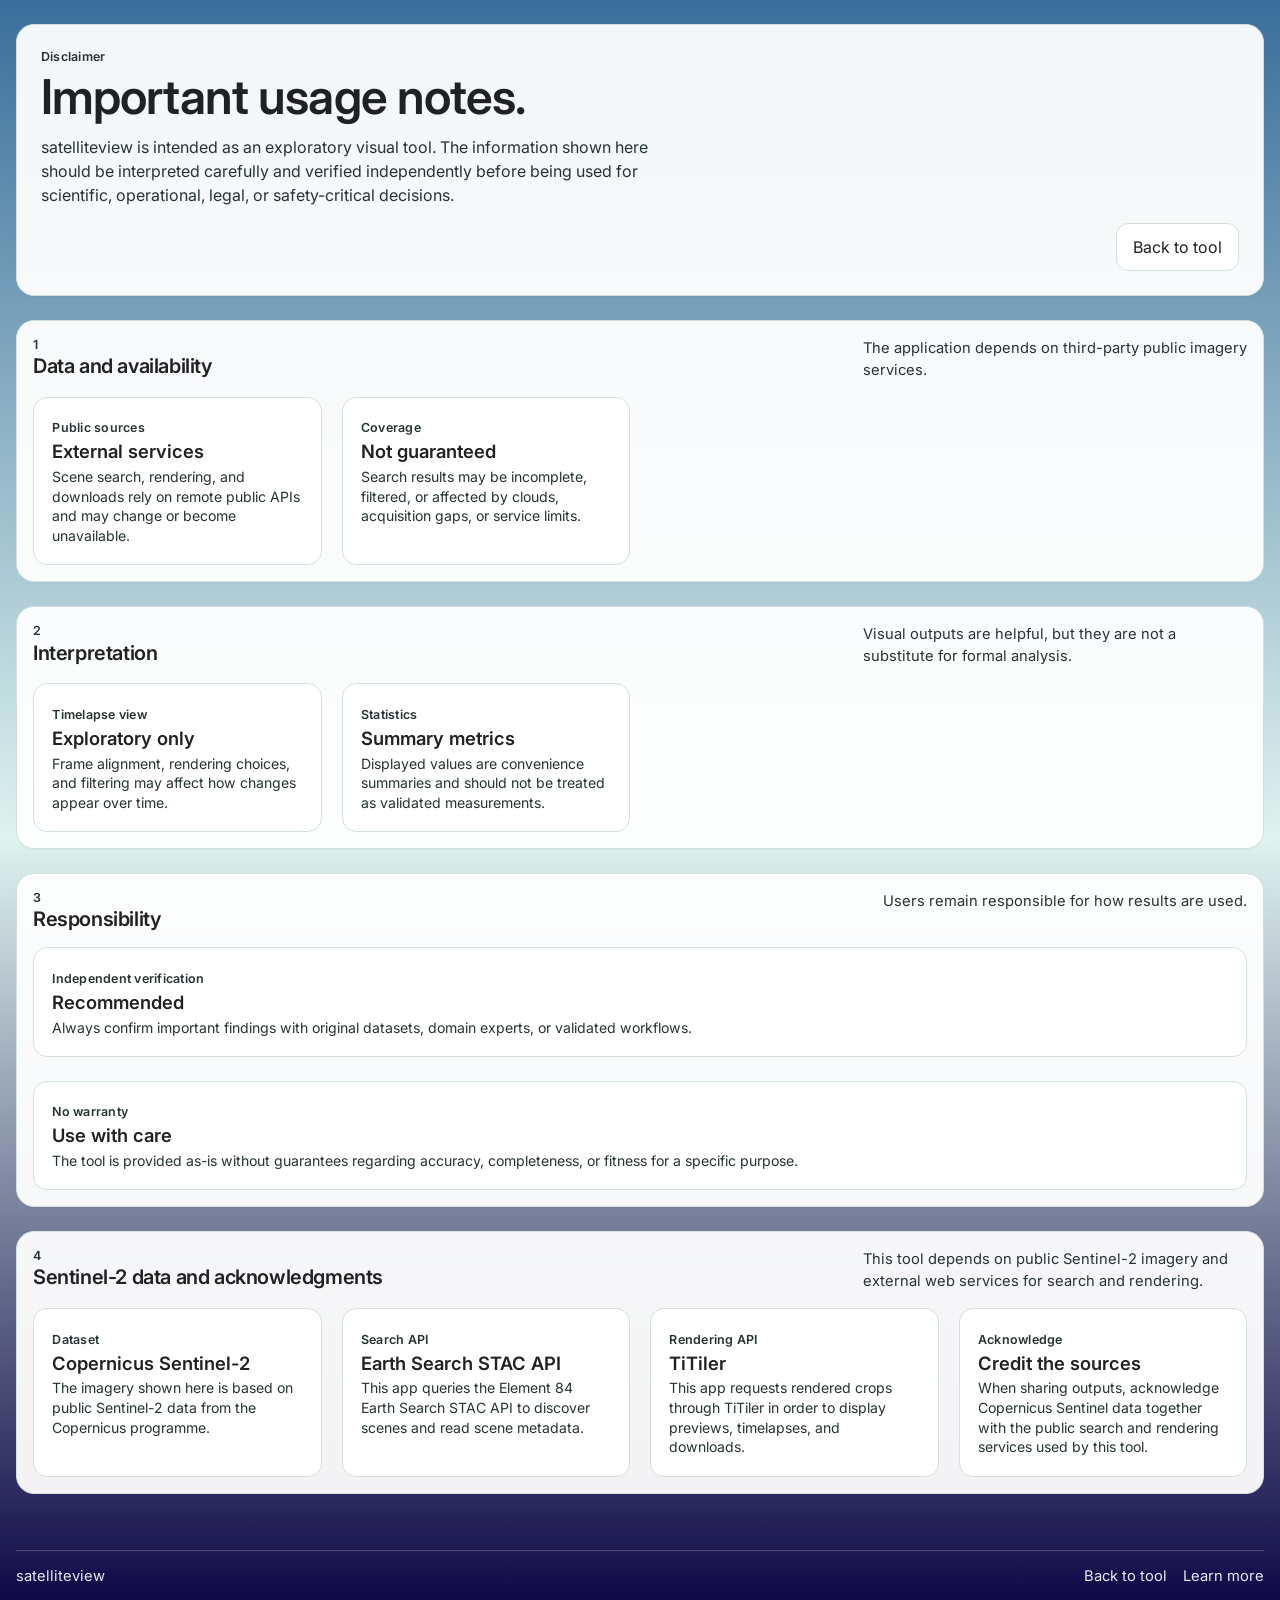
<file: disclaimer.html>
<!DOCTYPE html>
<!-- Root HTML document for the disclaimer page. -->
<html lang="en">
<head>
  <!-- Character encoding for broad text compatibility. -->
  <meta charset="UTF-8">
  <!-- Responsive viewport to keep layout usable on smaller screens. -->
  <meta name="viewport" content="width=device-width, initial-scale=1.0">
  <!-- Browser tab title for legal/context information page. -->
  <title>Disclaimer | Satellite Timelapse</title>

  <!-- Preconnect improves font loading performance from Google endpoints. -->
  <link rel="preconnect" href="https://fonts.googleapis.com">
  <link rel="preconnect" href="https://fonts.gstatic.com" crossorigin>
  <!-- Shared font family used across the site UI. -->
  <link href="https://fonts.googleapis.com/css2?family=Inter:wght@400;500;600&display=swap" rel="stylesheet">
  <!-- Shared stylesheet with common layout and component styling. -->
  <link rel="stylesheet" href="./styles.css">
</head>
<body>
  <!-- Main wrapper containing page intro and disclaimer sections. -->
  <main class="page-shell">
    <!-- Hero section explains the purpose and caution level of this page. -->
    <section class="hero-panel">
      <!-- Small top label to identify section type. -->
      <p class="eyebrow">Disclaimer</p>
      <!-- Main heading setting context for the content below. -->
      <h1>Important usage notes.</h1>
      <!-- High-level warning about interpretation and responsible use. -->
      <p class="hero-copy">
        satelliteview is intended as an exploratory visual tool. The information shown here should be interpreted
        carefully and verified independently before being used for scientific, operational, legal, or safety-critical decisions.
      </p>
      <!-- Quick navigation action back to the main interactive tool page. -->
      <div class="hero-actions">
        <a class="button learn-more-link" href="./index.html">Back to tool</a>
      </div>
    </section>

    <!-- Section 1: availability constraints and third-party dependency notes. -->
    <section class="panel learn-more-section">
      <!-- Section heading with number, title, and short summary. -->
      <div class="panel-heading">
        <div>
          <!-- Number marker used for ordered reading. -->
          <p class="panel-kicker">1</p>
          <h2>Data and availability</h2>
        </div>
        <!-- Concise summary of what this section emphasizes. -->
        <p class="panel-copy">The application depends on third-party public imagery services.</p>
      </div>
      <!-- Two-card grid highlighting key availability caveats. -->
      <div class="stats-grid learn-more-stats">
        <!-- Card: services are external and may change over time. -->
        <article class="stat-card">
          <span class="status-label">Public sources</span>
          <strong>External services</strong>
          <p>Scene search, rendering, and downloads rely on remote public APIs and may change or become unavailable.</p>
        </article>
        <!-- Card: scene coverage and completeness are not guaranteed. -->
        <article class="stat-card">
          <span class="status-label">Coverage</span>
          <strong>Not guaranteed</strong>
          <p>Search results may be incomplete, filtered, or affected by clouds, acquisition gaps, or service limits.</p>
        </article>
      </div>
    </section>

    <!-- Section 2: guidance on interpreting outputs carefully. -->
    <section class="panel learn-more-section">
      <div class="panel-heading">
        <div>
          <p class="panel-kicker">2</p>
          <h2>Interpretation</h2>
        </div>
        <p class="panel-copy">Visual outputs are helpful, but they are not a substitute for formal analysis.</p>
      </div>
      <!-- Two-card grid focused on interpretation limits. -->
      <div class="stats-grid learn-more-stats">
        <!-- Card: timelapse is for exploration, not final evidence by itself. -->
        <article class="stat-card">
          <span class="status-label">Timelapse view</span>
          <strong>Exploratory only</strong>
          <p>Frame alignment, rendering choices, and filtering may affect how changes appear over time.</p>
        </article>
        <!-- Card: metrics shown are summaries, not certified measurements. -->
        <article class="stat-card">
          <span class="status-label">Statistics</span>
          <strong>Summary metrics</strong>
          <p>Displayed values are convenience summaries and should not be treated as validated measurements.</p>
        </article>
      </div>
    </section>

    <!-- Section 3: responsibility and verification recommendations. -->
    <section class="panel learn-more-section">
      <div class="panel-heading">
        <div>
          <p class="panel-kicker">3</p>
          <h2>Responsibility</h2>
        </div>
        <p class="panel-copy">Users remain responsible for how results are used.</p>
      </div>
      <!-- Two-card layout with user responsibility statements. -->
      <div class="analytics-grid learn-more-grid">
        <!-- Card: recommend external verification workflows. -->
        <article class="stat-card">
          <span class="status-label">Independent verification</span>
          <strong>Recommended</strong>
          <p>Always confirm important findings with original datasets, domain experts, or validated workflows.</p>
        </article>
        <!-- Card: no warranty statement for tool outputs. -->
        <article class="stat-card">
          <span class="status-label">No warranty</span>
          <strong>Use with care</strong>
          <p>The tool is provided as-is without guarantees regarding accuracy, completeness, or fitness for a specific purpose.</p>
        </article>
      </div>
    </section>

    <!-- Section 4: data source attribution and external service acknowledgments. -->
    <section class="panel learn-more-section">
      <div class="panel-heading">
        <div>
          <p class="panel-kicker">4</p>
          <h2>Sentinel-2 data and acknowledgments</h2>
        </div>
        <p class="panel-copy">This tool depends on public Sentinel-2 imagery and external web services for search and rendering.</p>
      </div>
      <!-- Four-card grid listing dataset/services and attribution guidance. -->
      <div class="stats-grid learn-more-stats">
        <!-- Card: primary imagery dataset used in this tool. -->
        <article class="stat-card">
          <span class="status-label">Dataset</span>
          <strong>Copernicus Sentinel-2</strong>
          <p>The imagery shown here is based on public Sentinel-2 data from the Copernicus programme.</p>
        </article>
        <!-- Card: service used to search scene metadata. -->
        <article class="stat-card">
          <span class="status-label">Search API</span>
          <strong>Earth Search STAC API</strong>
          <p>This app queries the Element 84 Earth Search STAC API to discover scenes and read scene metadata.</p>
        </article>
        <!-- Card: service used to render cropped previews. -->
        <article class="stat-card">
          <span class="status-label">Rendering API</span>
          <strong>TiTiler</strong>
          <p>This app requests rendered crops through TiTiler in order to display previews, timelapses, and downloads.</p>
        </article>
        <!-- Card: reminder to credit data/service providers when sharing outputs. -->
        <article class="stat-card">
          <span class="status-label">Acknowledge</span>
          <strong>Credit the sources</strong>
          <p>When sharing outputs, acknowledge Copernicus Sentinel data together with the public search and rendering services used by this tool.</p>
        </article>
      </div>
    </section>

  </main>

  <!-- Shared footer with quick links back to tool and guide pages. -->
  <footer class="site-footer">
    <div class="site-footer-inner">
      <!-- Project name label in the footer. -->
      <p>satelliteview</p>
      <!-- Footer navigation links relevant to this page. -->
      <div class="site-footer-links">
        <a href="./index.html">Back to tool</a>
        <a href="./learn-more.html">Learn more</a>
      </div>
    </div>
  </footer>
</body>
</html>
</file>
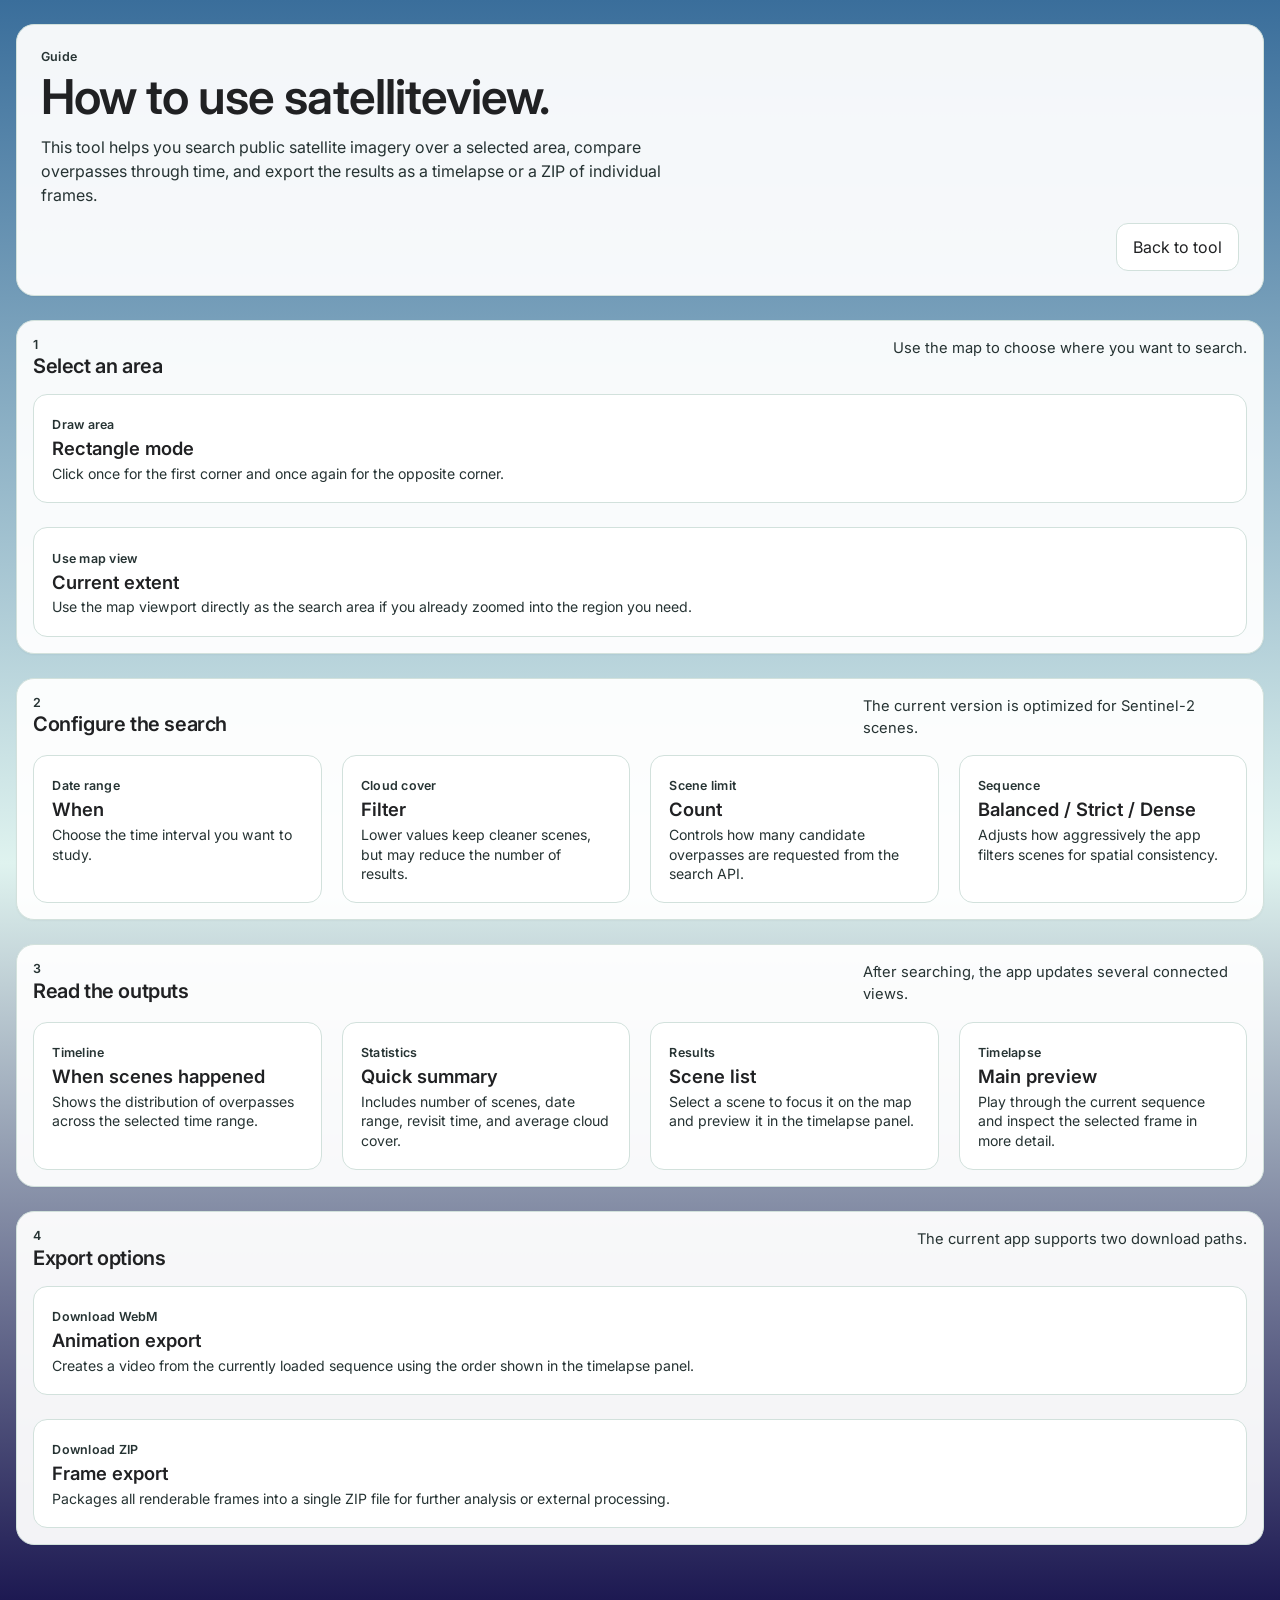
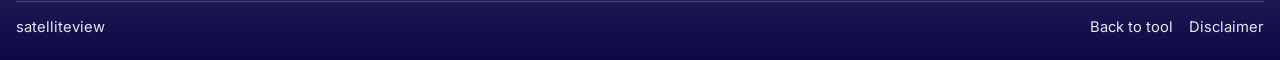
<file: learn-more.html>
<!DOCTYPE html>
<!-- Root HTML document for the usage guide page. -->
<html lang="en">
<head>
  <!-- Character encoding for consistent text rendering. -->
  <meta charset="UTF-8">
  <!-- Responsive viewport for mobile-friendly scaling. -->
  <meta name="viewport" content="width=device-width, initial-scale=1.0">
  <!-- Browser tab title for the help/guide page. -->
  <title>Learn More | Satellite Timelapse</title>

  <!-- Preconnect hints reduce latency for font downloads. -->
  <link rel="preconnect" href="https://fonts.googleapis.com">
  <link rel="preconnect" href="https://fonts.gstatic.com" crossorigin>
  <!-- Shared Inter font family used by the site style system. -->
  <link href="https://fonts.googleapis.com/css2?family=Inter:wght@400;500;600&display=swap" rel="stylesheet">
  <!-- Shared stylesheet with panel, card, and layout definitions. -->
  <link rel="stylesheet" href="./styles.css">
</head>
<body>
  <!-- Main content wrapper for the guide page. -->
  <main class="page-shell">
    <!-- Intro hero gives a quick overview of the tool workflow. -->
    <section class="hero-panel">
      <!-- Context label for this page type. -->
      <p class="eyebrow">Guide</p>
      <!-- Main heading for the instructional content. -->
      <h1>How to use satelliteview.</h1>
      <!-- Summary describing search, comparison, and export capabilities. -->
      <p class="hero-copy">
        This tool helps you search public satellite imagery over a selected area, compare overpasses through time,
        and export the results as a timelapse or a ZIP of individual frames.
      </p>
      <!-- Navigation action returning to the application page. -->
      <div class="hero-actions">
        <a class="button learn-more-link" href="./index.html">Back to tool</a>
      </div>
    </section>

    <!-- Step 1: explain how users define their search area on the map. -->
    <section class="panel learn-more-section">
      <!-- Step heading block with number, title, and summary sentence. -->
      <div class="panel-heading">
        <div>
          <!-- Ordered step marker for guided reading. -->
          <p class="panel-kicker">1</p>
          <h2>Select an area</h2>
        </div>
        <!-- One-line explanation of this step's focus. -->
        <p class="panel-copy">Use the map to choose where you want to search.</p>
      </div>
      <!-- Two-card layout describing both area selection methods. -->
      <div class="analytics-grid learn-more-grid">
        <!-- Card: two-click rectangle drawing mode. -->
        <article class="stat-card">
          <span class="status-label">Draw area</span>
          <strong>Rectangle mode</strong>
          <p>Click once for the first corner and once again for the opposite corner.</p>
        </article>
        <!-- Card: use current map viewport directly as AOI. -->
        <article class="stat-card">
          <span class="status-label">Use map view</span>
          <strong>Current extent</strong>
          <p>Use the map viewport directly as the search area if you already zoomed into the region you need.</p>
        </article>
      </div>
    </section>

    <!-- Step 2: explain available search/filter parameters. -->
    <section class="panel learn-more-section">
      <div class="panel-heading">
        <div>
          <p class="panel-kicker">2</p>
          <h2>Configure the search</h2>
        </div>
        <p class="panel-copy">The current version is optimized for Sentinel-2 scenes.</p>
      </div>
      <!-- Four-card grid documenting each main search control. -->
      <div class="stats-grid learn-more-stats">
        <!-- Card: date interval control. -->
        <article class="stat-card">
          <span class="status-label">Date range</span>
          <strong>When</strong>
          <p>Choose the time interval you want to study.</p>
        </article>
        <!-- Card: cloud threshold tradeoff explanation. -->
        <article class="stat-card">
          <span class="status-label">Cloud cover</span>
          <strong>Filter</strong>
          <p>Lower values keep cleaner scenes, but may reduce the number of results.</p>
        </article>
        <!-- Card: max number of requested scenes. -->
        <article class="stat-card">
          <span class="status-label">Scene limit</span>
          <strong>Count</strong>
          <p>Controls how many candidate overpasses are requested from the search API.</p>
        </article>
        <!-- Card: sequence mode behavior overview. -->
        <article class="stat-card">
          <span class="status-label">Sequence</span>
          <strong>Balanced / Strict / Dense</strong>
          <p>Adjusts how aggressively the app filters scenes for spatial consistency.</p>
        </article>
      </div>
    </section>

    <!-- Step 3: explain how to interpret connected output panels. -->
    <section class="panel learn-more-section">
      <div class="panel-heading">
        <div>
          <p class="panel-kicker">3</p>
          <h2>Read the outputs</h2>
        </div>
        <p class="panel-copy">After searching, the app updates several connected views.</p>
      </div>
      <!-- Four-card grid describing timeline, stats, results, and player. -->
      <div class="stats-grid learn-more-stats">
        <!-- Card: temporal distribution panel. -->
        <article class="stat-card">
          <span class="status-label">Timeline</span>
          <strong>When scenes happened</strong>
          <p>Shows the distribution of overpasses across the selected time range.</p>
        </article>
        <!-- Card: quick summary metrics panel. -->
        <article class="stat-card">
          <span class="status-label">Statistics</span>
          <strong>Quick summary</strong>
          <p>Includes number of scenes, date range, revisit time, and average cloud cover.</p>
        </article>
        <!-- Card: clickable scene list behavior. -->
        <article class="stat-card">
          <span class="status-label">Results</span>
          <strong>Scene list</strong>
          <p>Select a scene to focus it on the map and preview it in the timelapse panel.</p>
        </article>
        <!-- Card: frame player and inspection purpose. -->
        <article class="stat-card">
          <span class="status-label">Timelapse</span>
          <strong>Main preview</strong>
          <p>Play through the current sequence and inspect the selected frame in more detail.</p>
        </article>
      </div>
    </section>

    <!-- Step 4: explain export features and output formats. -->
    <section class="panel learn-more-section">
      <div class="panel-heading">
        <div>
          <p class="panel-kicker">4</p>
          <h2>Export options</h2>
        </div>
        <p class="panel-copy">The current app supports two download paths.</p>
      </div>
      <!-- Two-card layout for WebM and ZIP export options. -->
      <div class="analytics-grid learn-more-grid">
        <!-- Card: animation/video export behavior. -->
        <article class="stat-card">
          <span class="status-label">Download WebM</span>
          <strong>Animation export</strong>
          <p>Creates a video from the currently loaded sequence using the order shown in the timelapse panel.</p>
        </article>
        <!-- Card: individual frame archive behavior. -->
        <article class="stat-card">
          <span class="status-label">Download ZIP</span>
          <strong>Frame export</strong>
          <p>Packages all renderable frames into a single ZIP file for further analysis or external processing.</p>
        </article>
      </div>
    </section>
  </main>

  <!-- Shared footer with links to tool and disclaimer pages. -->
  <footer class="site-footer">
    <div class="site-footer-inner">
      <!-- Project name label. -->
      <p>satelliteview</p>
      <!-- Footer navigation options relevant to this guide page. -->
      <div class="site-footer-links">
        <a href="./index.html">Back to tool</a>
        <a href="./disclaimer.html">Disclaimer</a>
      </div>
    </div>
  </footer>
</body>
</html>
</file>
<file: styles.css>
:root {
  --bg: #76a2cf;
  --panel: rgba(255, 255, 255, 0.94);
  --panel-strong: #ffffff;
  --ink: #202123;
  --muted: #263333;
  --line: #d2e1dc;
  --line-strong: #b7d1c6;
  --accent: #202123;
  --accent-soft: #058043;
  --shadow: 0 1px 2px rgba(15, 23, 42, 0.04);
}

* {
  box-sizing: border-box;
}

[hidden] {
  display: none !important;
}

body {
  margin: 0;
  min-height: 100vh;
  color: var(--ink);
  font-family: "Inter", "Segoe UI", sans-serif;
  background: linear-gradient(180deg, #3a6e9b 0%, #dff3ef 52%, #0d0745 100%);
}

.page-shell {
  width: min(1280px, calc(100% - 2rem));
  margin: 0 auto;
  padding: 1.5rem 0 2rem;
}

.hero-panel,
.panel {
  border: 1px solid var(--line);
  border-radius: 18px;
  background: var(--panel);
  box-shadow: var(--shadow);
}

.hero-panel {
  padding: 1.5rem;
  margin-bottom: 1rem;
}

.eyebrow,
.panel-kicker,
.status-label {
  margin: 0;
  font-size: 0.78rem;
  font-weight: 600;
  letter-spacing: 0.02em;
  color: var(--muted);
}

.hero-panel h1,
.panel-heading h2,
.result-content h3 {
  margin: 0;
  font-weight: 600;
  letter-spacing: -0.02em;
}

.hero-panel h1 {
  margin-top: 0.45rem;
  font-size: clamp(2rem, 4vw, 3rem);
  line-height: 1.08;
}

.hero-copy,
.panel-copy,
.result-content p,
.empty-state {
  color: var(--muted);
  line-height: 1.5;
}

.hero-copy {
  max-width: 40rem;
  margin: 0.75rem 0 0;
  font-size: 1rem;
}

.hero-actions {
  display: flex;
  justify-content: flex-end;
  margin-top: 1rem;
}

.workspace-grid {
  display: grid;
  grid-template-columns: minmax(0, 360px) minmax(0, 1fr);
  gap: 1rem;
}

.panel {
  padding: 1rem;
}

.controls-panel,
.results-panel {
  grid-column: 1;
}

.map-panel,
.analytics-panel,
.media-row {
  grid-column: 2;
}

.analytics-panel {
  min-width: 0;
}

.media-row {
  display: grid;
  grid-column: 1 / -1;
  grid-template-columns: minmax(0, 360px) minmax(0, 1fr);
  gap: 1rem;
  align-items: start;
}

.player-panel {
  min-width: 0;
}

.results-panel {
  min-width: 0;
  min-height: 640px;
}

.panel-heading {
  display: flex;
  justify-content: space-between;
  gap: 1rem;
  align-items: flex-start;
  margin-bottom: 1rem;
}

.panel-heading.compact {
  margin-bottom: 0.8rem;
}

.panel-heading h2 {
  margin-top: 0.15rem;
  font-size: 1.25rem;
}

.panel-copy {
  max-width: 24rem;
  margin: 0;
  font-size: 0.92rem;
}

.form-grid {
  display: grid;
  grid-template-columns: 1fr;
  gap: 0.75rem;
}

.field {
  display: flex;
  flex-direction: column;
  gap: 0.4rem;
}

.field span,
.inline-field span {
  font-size: 0.88rem;
  color: var(--muted);
}

.field-note {
  font-size: 0.8rem;
  line-height: 1.4;
  color: var(--muted);
}

.field input,
.field select,
.field output,
.inline-field input,
.button,
.download-link {
  border-radius: 12px;
  border: 1px solid var(--line);
  background: var(--panel-strong);
  color: var(--ink);
  font: inherit;
}

.field input,
.field select,
.field output {
  min-height: 2.9rem;
  padding: 0.78rem 0.9rem;
}

.field output {
  display: flex;
  align-items: center;
  color: var(--muted);
}

.field input:focus,
.field select:focus,
.button:focus,
.inline-field input:focus,
.download-link:focus {
  outline: none;
  border-color: #b8b8be;
  box-shadow: 0 0 0 3px rgba(32, 33, 35, 0.08);
}

.action-row,
.player-controls {
  display: flex;
  flex-wrap: wrap;
  gap: 0.6rem;
  margin-top: 0.9rem;
}

.button {
  padding: 0.8rem 1rem;
  cursor: pointer;
  transition: background 120ms ease, border-color 120ms ease;
}

.learn-more-link {
  text-decoration: none;
  white-space: nowrap;
}

.button:hover,
.download-link:hover {
  background: var(--accent-soft);
  border-color: var(--line-strong);
}

.button-primary,
.button-strong {
  background: var(--ink);
  color: white;
  border-color: var(--ink);
}

.button-primary:hover,
.button-strong:hover {
  background: #2b2d30;
  border-color: #2b2d30;
}

.button-inline {
  margin-top: 0.35rem;
  padding: 0.7rem 0.9rem;
}

.button[disabled] {
  opacity: 0.55;
  cursor: not-allowed;
}

.status-strip {
  display: grid;
  grid-template-columns: repeat(2, minmax(0, 1fr));
  gap: 0.75rem;
  margin-top: 1rem;
  padding-top: 1rem;
  border-top: 1px solid var(--line);
}

.map-frame {
  min-height: 560px;
  border-radius: 14px;
  overflow: hidden;
  border: 1px solid var(--line);
}

.analytics-grid {
  display: grid;
  gap: 1rem;
}

.stats-grid {
  display: grid;
  grid-template-columns: repeat(4, minmax(0, 1fr));
  gap: 0.75rem;
}

.stat-card {
  padding: 0.9rem;
  border: 1px solid var(--line);
  border-radius: 14px;
  background: var(--panel-strong);
}

.stat-card strong {
  display: block;
  margin-top: 0.25rem;
  font-size: 1.15rem;
  font-weight: 600;
}

.stat-card p {
  margin: 0.3rem 0 0;
  color: var(--muted);
  font-size: 0.88rem;
  line-height: 1.4;
}

.timeline-panel {
  border: 1px solid var(--line);
  border-radius: 14px;
  background: var(--panel-strong);
  padding: 1rem;
}

.timeline-scale {
  display: flex;
  justify-content: space-between;
  gap: 0.5rem;
  color: var(--muted);
  font-size: 0.8rem;
  margin-bottom: 0.75rem;
}

.timeline-track {
  position: relative;
  min-height: 88px;
  border-radius: 12px;
  background:
    linear-gradient(180deg, #fafafa, #f5f5f6);
  border: 1px solid var(--line);
}

.timeline-track::before {
  content: "";
  position: absolute;
  left: 1rem;
  right: 1rem;
  top: 50%;
  height: 2px;
  background: #e2e2e4;
  transform: translateY(-50%);
}

.timeline-dot {
  position: absolute;
  top: 50%;
  width: 12px;
  height: 12px;
  margin-left: -6px;
  margin-top: -6px;
  border-radius: 999px;
  background: var(--ink);
  border: 2px solid #fff;
  box-shadow: 0 1px 2px rgba(15, 23, 42, 0.08);
}

.timeline-dot.active {
  width: 14px;
  height: 14px;
  margin-left: -7px;
  margin-top: -7px;
  background: #111214;
}

.timeline-dot.active::before {
  content: attr(data-label);
  position: absolute;
  left: 50%;
  bottom: calc(100% + 10px);
  transform: translateX(-50%);
  white-space: nowrap;
  font-size: 0.76rem;
  color: var(--ink);
  background: rgba(255, 255, 255, 0.96);
  border: 1px solid var(--line);
  border-radius: 999px;
  padding: 0.28rem 0.55rem;
  box-shadow: 0 1px 2px rgba(15, 23, 42, 0.06);
  pointer-events: none;
  z-index: 2;
}

.learn-more-grid {
  gap: 1.5rem;
}

.learn-more-stats {
  gap: 1.25rem;
}

.learn-more-grid .stat-card,
.learn-more-stats .stat-card {
  padding: 1.15rem;
}

.learn-more-section {
  margin-top: 1.5rem;
}

.map-toolbar {
  display: inline-flex;
  gap: 0.4rem;
  margin-bottom: 0.8rem;
  padding: 0.25rem;
  border: 1px solid var(--line);
  border-radius: 12px;
  background: var(--panel-strong);
}

.map-toggle {
  border: 0;
  background: transparent;
  color: var(--muted);
  font: inherit;
  padding: 0.5rem 0.8rem;
  border-radius: 8px;
  cursor: pointer;
  transition: background 120ms ease, color 120ms ease;
}

.map-toggle:hover {
  background: var(--accent-soft);
  color: var(--ink);
}

.map-toggle.active {
  background: var(--ink);
  color: #fff;
}

.map-frame.drawing-active {
  box-shadow: inset 0 0 0 2px rgba(32, 33, 35, 0.12);
}

.leaflet-container {
  background: #eef0f3;
  font-family: inherit;
}

.player-stage {
  position: relative;
  min-height: 460px;
  border-radius: 14px;
  overflow: hidden;
  border: 1px solid var(--line);
  background: #f3f4f6;
}

#playerImage,
.result-thumb {
  display: block;
  width: 100%;
  height: 100%;
  object-fit: cover;
}

#playerImage {
  min-height: 460px;
}

.player-placeholder,
.result-thumb-placeholder,
.empty-state {
  display: grid;
  place-items: center;
  text-align: center;
  padding: 1.25rem;
}

.player-placeholder {
  min-height: 460px;
}

.player-meta {
  display: grid;
  grid-template-columns: repeat(2, minmax(0, 1fr));
  gap: 0.75rem;
  margin-top: 0.9rem;
}

.inline-field {
  display: flex;
  align-items: center;
  gap: 0.75rem;
  min-width: 140px;
}

.inline-field.grow {
  flex: 1 1 220px;
}

.inline-field input {
  width: 100%;
  padding: 0.25rem;
}

.download-link {
  display: inline-flex;
  margin-top: 0.9rem;
  padding: 0.8rem 0.95rem;
  text-decoration: none;
}

.results-list {
  display: grid;
  gap: 0.75rem;
  max-height: 760px;
  overflow: auto;
  padding-right: 0.1rem;
}

.result-card {
  display: grid;
  grid-template-columns: 128px minmax(0, 1fr);
  gap: 0.85rem;
  padding: 0.75rem;
  border-radius: 14px;
  border: 1px solid var(--line);
  background: var(--panel-strong);
  transition: border-color 120ms ease, background 120ms ease;
}

.result-card:hover,
.result-card.active {
  border-color: var(--line-strong);
  background: #fcfcfc;
}

.result-thumb {
  min-height: 106px;
  border-radius: 10px;
  border: 1px solid var(--line);
  background: #f3f4f6;
}

.result-content {
  display: flex;
  flex-direction: column;
  justify-content: center;
}

.result-content h3 {
  margin-top: 0.25rem;
  font-size: 1rem;
  line-height: 1.25;
}

.result-content p {
  margin: 0.15rem 0 0;
  font-size: 0.9rem;
}

.result-topline {
  display: flex;
  flex-wrap: wrap;
  gap: 0.4rem;
}

.pill {
  display: inline-flex;
  align-items: center;
  padding: 0.22rem 0.56rem;
  border-radius: 999px;
  background: #f3f4f6;
  color: var(--muted);
  font-size: 0.76rem;
}

.pill-muted {
  background: #f7f7f8;
}

.site-footer {
  margin-top: 1.5rem;
  padding: 0 0 1.5rem;
}

.site-footer-inner {
  width: min(1280px, calc(100% - 2rem));
  margin: 0 auto;
  display: flex;
  align-items: center;
  justify-content: space-between;
  gap: 1rem;
  padding-top: 1rem;
  border-top: 1px solid rgba(255, 255, 255, 0.22);
  color: rgba(255, 255, 255, 0.9);
  font-size: 0.92rem;
}

.site-footer-inner p {
  margin: 0;
}

.site-footer-links {
  display: flex;
  gap: 1rem;
  align-items: center;
}

.site-footer a {
  color: inherit;
  text-decoration: none;
}

.site-footer a:hover {
  text-decoration: underline;
}

@media (max-width: 1080px) {
  .workspace-grid {
    grid-template-columns: 1fr;
  }

  .controls-panel,
  .map-panel,
  .media-row {
    grid-column: auto;
  }

  .media-row {
    grid-template-columns: 1fr;
  }

  .panel-heading {
    flex-direction: column;
  }

  .stats-grid {
    grid-template-columns: repeat(2, minmax(0, 1fr));
  }
}

@media (max-width: 720px) {
  .page-shell {
    width: min(100% - 1rem, 100%);
    padding-top: 1rem;
  }

  .hero-panel,
  .panel {
    padding: 0.9rem;
    border-radius: 14px;
  }

  .site-footer-inner {
    width: min(100% - 1rem, 100%);
    flex-direction: column;
    align-items: flex-start;
  }

  .status-strip,
  .player-meta,
  .stats-grid,
  .result-card {
    grid-template-columns: 1fr;
  }

  .map-frame {
    min-height: 420px;
  }
}
</file>
